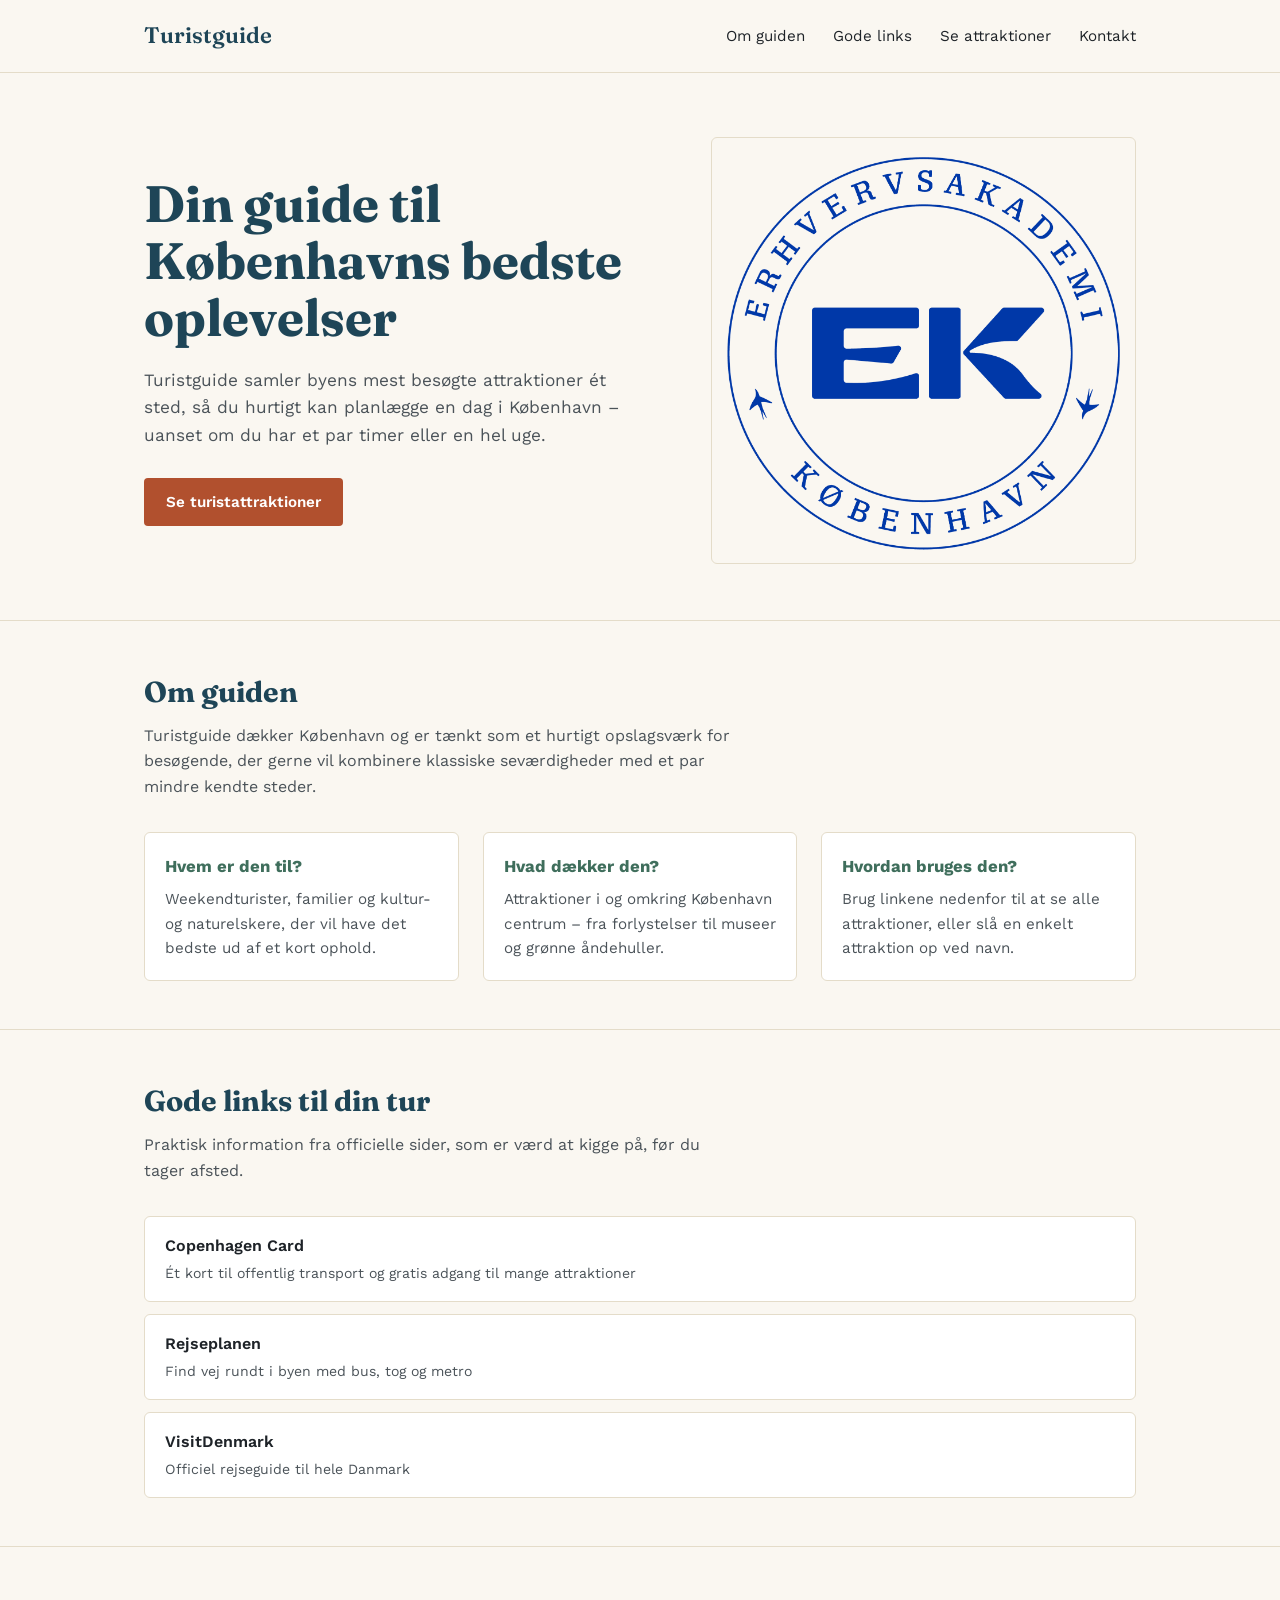
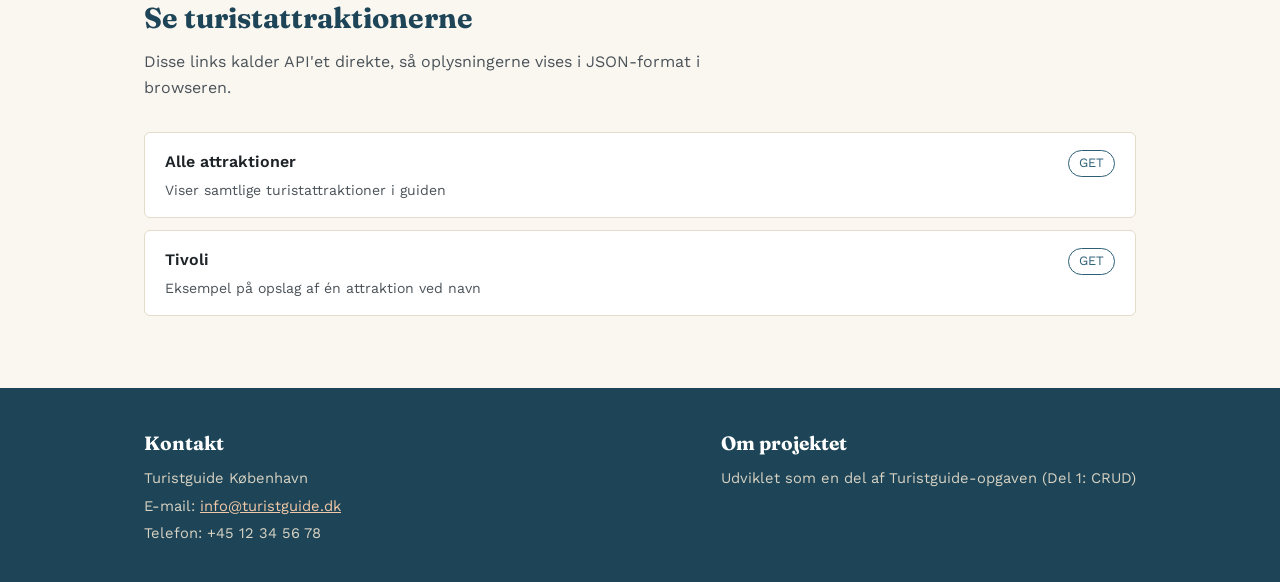
<file: src/main/resources/static/index.html>
<!DOCTYPE html>
<html lang="da">
<head>
    <meta charset="UTF-8">
    <meta name="viewport" content="width=device-width, initial-scale=1.0">

    <!-- Dette bliver vist i fanebladet (Altså fanebladets navn) -->
    <title>Turistguide København</title>

    <!-- rel="preconnect" til fonts.googleapis.com gør blot at den opretter fordindelse til Google Fonts serveren i forvejen før den egentlig skal bruge noget derfra. -->
    <link rel="preconnect" href="https://fonts.googleapis.com">
    <!-- Henter et CSS-stylesheet fra Google Fonts som bruges til at definere 2 skrifttyper som vi definerer i style.css (Specifikt h1 og h2) -->
    <link href="https://fonts.googleapis.com/css2?family=Fraunces:wght@500;600&family=Work+Sans:wght@400;500;600&display=swap" rel="stylesheet">

    <!-- Henter vores css kode fra style.css filen -->
    <link rel="stylesheet" href="style.css">
</head>
<body>

<!-- Den øverste del af hjemmesiden -->
<header class="site-header">

    <!-- Wrap bruges til at holde indholdet samlet og begrænse bredden -->
    <div class="wrap">

        <!-- Når man trykker på Turistguide teksten, bringer den dig til den øverste del af siden. -->
        <a href="#top" class="brand">Turistguide</a>

        <!-- Navigation / menuen på hjemmesiden -->
        <nav aria-label="Hovedmenu">

            <!-- <ul> opretter en liste uden numre -->
            <ul>
                <!-- <li> er links som sender brugeren til sektioner ved hjælp af ID. (Herunder er ID'erne "#om" & "#eksterne" .. osv.-->
                <li><a href="#om">Om guiden</a></li>
                <li><a href="#eksterne">Gode links</a></li>
                <li><a href="#api">Se attraktioner</a></li>
                <li><a href="#kontakt">Kontakt</a></li>
            </ul>
        </nav>
    </div>
</header>

<!-- Det er hjemmesidens primære indhold, og id="top" gør at vi kan navigere hertil med referencen href="#top" -->
<main id="top">

    <!-- Dette er den første store sektion på hjemmesiden -->
    <section class="hero">

        <!-- Div er division som er en usynlig "kasse" som bruges til at strukturerer og gruppere elementer-->
        <!-- class="wrap" kalder på silen fra style.css -->
        <div class="wrap">
            <div>
                <!-- h1 er DEN VIGTIGSTE overskrift!!! -->
                <h1>Din guide til Københavns bedste oplevelser</h1>
                <p>
                    Turistguide samler byens mest besøgte attraktioner ét sted, så du hurtigt kan
                    planlægge en dag i København – uanset om du har et par timer eller en hel uge.
                </p>
                <!-- <a er et link der er stylet som en knap i style.css, denne knap sender brugeren til api sektionen.  -->
                <a class="button" href="#api">Se turistattraktioner</a>
            </div>
            <!-- Billede til hero sektionen - src angiver stien til billedet. -->
            <img class="hero-image" src="images/hero.png" alt="Illustration af EK's logo">
        </div>
    </section>

    <!-- Sektion med information om turistguide, id="om" gør det muligt at navigere hertil med href="#om". -->
    <section id="om">

        <!-- Div er division som er en usynlig "kasse" som bruges til at strukturerer og gruppere elementer-->
        <!-- class="wrap" kalder på silen fra style.css -->
        <div class="wrap">

            <!-- h2 er den NÆSTEVIGTIGSTE overskrift!! -->
            <h2>Om guiden</h2>

            <!-- her har vi en paragraf som er designet efter klassen section-intro fra style.css -->
            <p class="section-intro">
                Turistguide dækker København og er tænkt som et hurtigt opslagsværk for besøgende,
                der gerne vil kombinere klassiske seværdigheder med et par mindre kendte steder.
            </p>
            <!-- klassen er brugt til at definere designet af vores grid. -->
            <div class="about-grid">
                <div>
                    <!-- h3 er den TREDJEVIGTIGSTE overskrift! -->
                    <h3>Hvem er den til?</h3>
                    <p>Weekendturister, familier og kultur- og naturelskere, der vil have det bedste ud af et kort ophold.</p>
                </div>
                <div>
                    <h3>Hvad dækker den?</h3>
                    <p>Attraktioner i og omkring København centrum – fra forlystelser til museer og grønne åndehuller.</p>
                </div>
                <div>
                    <h3>Hvordan bruges den?</h3>
                    <p>Brug linkene nedenfor til at se alle attraktioner, eller slå en enkelt attraktion op ved navn.</p>
                </div>
            </div>
        </div>
    </section>

    <!-- sektion med links til eksterne hjemmesider, defineret med id="eksterne" så vi kan navigere til det med href="#eksterne"-->
    <section id="eksterne">
        <div class="wrap">
            <h2>Gode links til din tur</h2>
            <p class="section-intro">
                Praktisk information fra officielle sider, som er værd at kigge på, før du tager afsted.
            </p>
            <!-- Her oprettes en liste uden numre -->
            <ul class="link-list">
                <!-- her oprettes der et link der har en reference til en ekstern hjemmeside-->
                <!-- target="_blank" sørger for at linket åbnes på en ny fane. -->
                <!-- rel="noopener" er en sikkerhedsforanstaltning der sørger for at den nye fane ikke får adgang til window.opener
                (forbindelsen mellem de to faner brydes. Vores side kan ikke menipuleres af den side vi linker til -->
                <li>
                    <a href="https://www.visitcopenhagen.dk" target="_blank" rel="noopener">

                        <!-- span bruges som en mindre beholder, i den her sammenhæng bruger vi det til at samle linkets tekst -->
                        <span>
                            <!-- class="label" er titlen på vores link -->
                <span class="label">Copenhagen Card</span>
                            <!-- class="desc" er beskrivelsen af vores link -->
                <span class="desc">Ét kort til offentlig transport og gratis adgang til mange attraktioner</span>
              </span>
                    </a>
                </li>
                <li>
                    <a href="https://www.rejseplanen.dk" target="_blank" rel="noopener">
              <span>
                <span class="label">Rejseplanen</span>
                <span class="desc">Find vej rundt i byen med bus, tog og metro</span>
              </span>
                    </a>
                </li>
                <li>
                    <a href="https://www.visitdenmark.dk" target="_blank" rel="noopener">
              <span>
                <span class="label">VisitDenmark</span>
                <span class="desc">Officiel rejseguide til hele Danmark</span>
              </span>
                    </a>
                </li>
            </ul>
        </div>
    </section>

    <!-- sektion med link til vores spring-boot API'er (id="api" som bruges til href="#api" -->
    <section id="api">
        <div class="wrap">
            <h2>Se turistattraktionerne</h2>
            <p class="section-intro">
                Disse links kalder API'et direkte, så oplysningerne vises i JSON-format i browseren.
            </p>
            <!-- ol opretter en numeret liste-->
            <ol class="link-list">
                <li>
                    <a href="/attractions">
              <span>
                <span class="label">Alle attraktioner</span>
                <span class="desc">Viser samtlige turistattraktioner i guiden</span>
              </span>
                        <span class="method">GET</span>
                    </a>
                </li>
                <li>
                    <a href="/attractions/tivoli">
              <span>
                <span class="label">Tivoli</span>
                <span class="desc">Eksempel på opslag af én attraktion ved navn</span>
              </span>
                        <span class="method">GET</span>
                    </a>
                </li>
            </ol>
        </div>
    </section>

</main>

<!-- Den nederste del af hjemmesiden har id="kontakt" så den kan refereres til via href="#kontakt" -->
<footer class="site-footer" id="kontakt">
    <div class="wrap">
        <div>
            <h2>Kontakt</h2>
            <p>Turistguide København</p>
            <p>E-mail: <a href="mailto:info@turistguide.dk">info@turistguide.dk</a></p>
            <p>Telefon: +45 12 34 56 78</p>
        </div>
        <div>
            <h2>Om projektet</h2>
            <p>Udviklet som en del af Turistguide-opgaven (Del 1: CRUD)</p>
        </div>
    </div>
</footer>

</body>
</html>
</file>
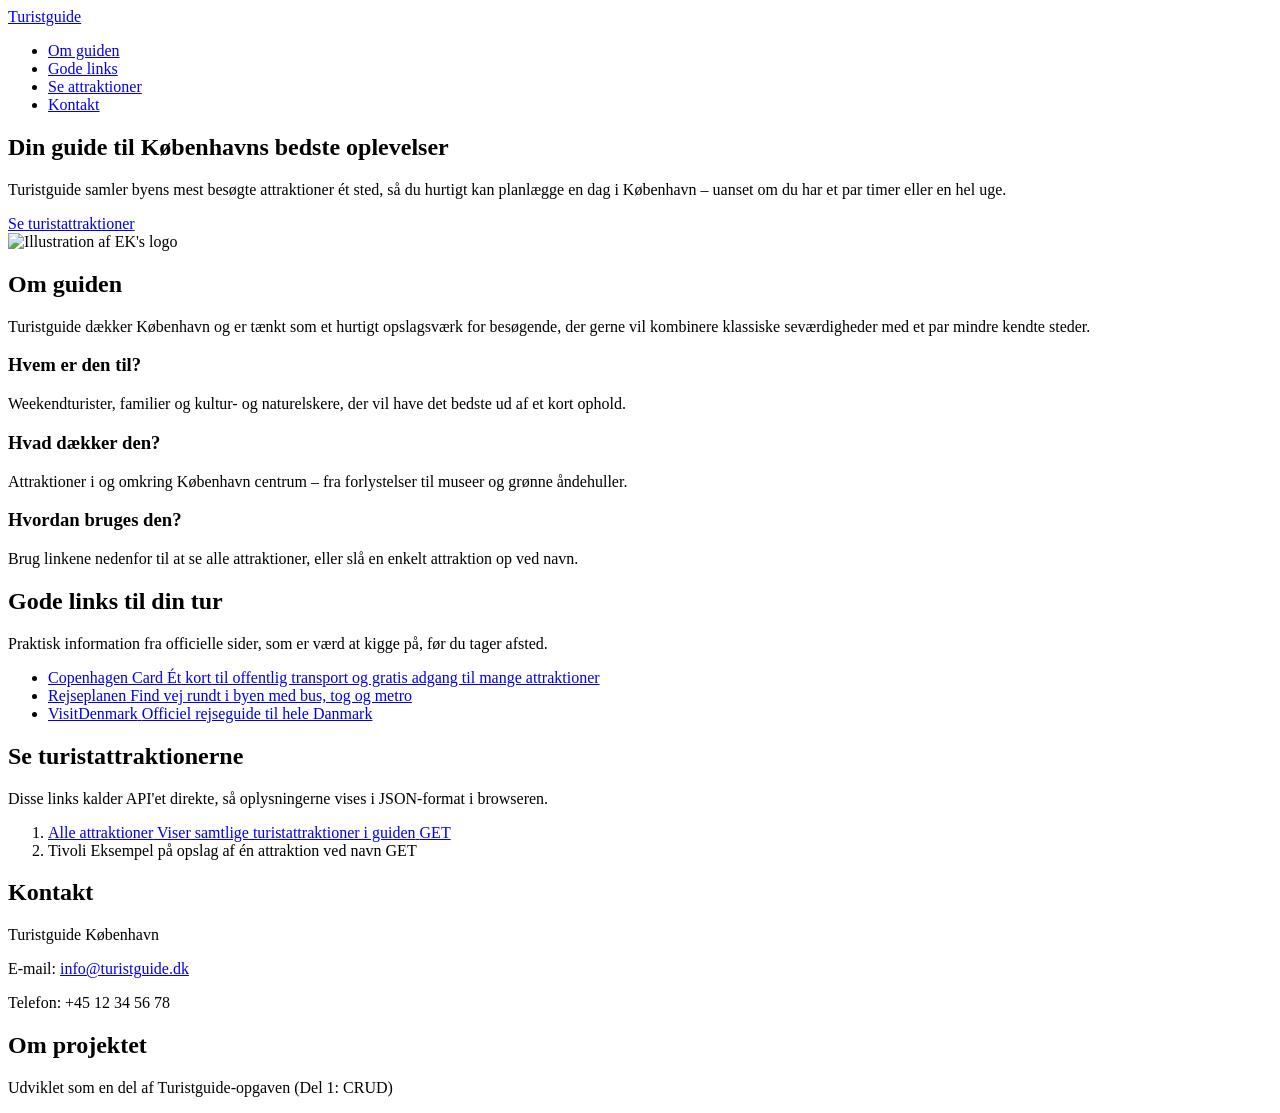
<file: src/main/resources/templates/index.html>
<!DOCTYPE html>
<html lang="da" xmlns:th="http://www.thymeleaf.org">
<head>
    <meta charset="UTF-8">
    <meta name="viewport" content="width=device-width, initial-scale=1.0">

    <!-- Dette bliver vist i fanebladet (Altså fanebladets navn) -->
    <title>Turistguide København</title>

    <!-- rel="preconnect" til fonts.googleapis.com gør blot at den opretter fordindelse til Google Fonts serveren i forvejen før den egentlig skal bruge noget derfra. -->
    <link rel="preconnect" href="https://fonts.googleapis.com">
    <!-- Henter et CSS-stylesheet fra Google Fonts som bruges til at definere 2 skrifttyper som vi definerer i style.css (Specifikt h1 og h2) -->
    <link href="https://fonts.googleapis.com/css2?family=Fraunces:wght@500;600&family=Work+Sans:wght@400;500;600&display=swap" rel="stylesheet">

    <!-- Henter vores css kode fra style.css filen -->
    <link th:href="@{/style.css}" rel="stylesheet">
</head>
<body>

<!-- Den øverste del af hjemmesiden -->
<header class="site-header">

    <!-- Wrap bruges til at holde indholdet samlet og begrænse bredden -->
    <div class="wrap">

        <!-- Når man trykker på Turistguide teksten, bringer den dig til den øverste del af siden. -->
        <a href="#top" class="brand">Turistguide</a>

        <!-- Navigation / menuen på hjemmesiden -->
        <nav aria-label="Hovedmenu">

            <!-- <ul> opretter en liste uden numre -->
            <ul>
                <!-- <li> er links som sender brugeren til sektioner ved hjælp af ID. (Herunder er ID'erne "#om" & "#eksterne" .. osv.-->
                <li><a href="#om">Om guiden</a></li>
                <li><a href="#eksterne">Gode links</a></li>
                <li><a href="#api">Se attraktioner</a></li>
                <li><a href="#kontakt">Kontakt</a></li>
            </ul>
        </nav>
    </div>
</header>

<!-- Det er hjemmesidens primære indhold, og id="top" gør at vi kan navigere hertil med referencen href="#top" -->
<main id="top">

    <!-- Dette er den første store sektion på hjemmesiden -->
    <section class="hero">

        <!-- Div er division som er en usynlig "kasse" som bruges til at strukturerer og gruppere elementer-->
        <!-- class="wrap" kalder på silen fra style.css -->
        <div class="wrap">
            <div>
                <!-- h1 er DEN VIGTIGSTE overskrift!!! -->
                <h1>Din guide til Københavns bedste oplevelser</h1>
                <p>
                    Turistguide samler byens mest besøgte attraktioner ét sted, så du hurtigt kan
                    planlægge en dag i København – uanset om du har et par timer eller en hel uge.
                </p>
                <!-- <a er et link der er stylet som en knap i style.css, denne knap sender brugeren til api sektionen.  -->
                <a class="button" href="#api">Se turistattraktioner</a>
            </div>
            <!-- Billede til hero sektionen - src angiver stien til billedet. -->
            <img class="hero-image" th:src="@{/images/hero.png}" alt="Illustration af EK's logo">
        </div>
    </section>

    <!-- Sektion med information om turistguide, id="om" gør det muligt at navigere hertil med href="#om". -->
    <section id="om">

        <!-- Div er division som er en usynlig "kasse" som bruges til at strukturerer og gruppere elementer-->
        <!-- class="wrap" kalder på silen fra style.css -->
        <div class="wrap">

            <!-- h2 er den NÆSTEVIGTIGSTE overskrift!! -->
            <h2>Om guiden</h2>

            <!-- her har vi en paragraf som er designet efter klassen section-intro fra style.css -->
            <p class="section-intro">
                Turistguide dækker København og er tænkt som et hurtigt opslagsværk for besøgende,
                der gerne vil kombinere klassiske seværdigheder med et par mindre kendte steder.
            </p>
            <!-- klassen er brugt til at definere designet af vores grid. -->
            <div class="about-grid">
                <div>
                    <!-- h3 er den TREDJEVIGTIGSTE overskrift! -->
                    <h3>Hvem er den til?</h3>
                    <p>Weekendturister, familier og kultur- og naturelskere, der vil have det bedste ud af et kort ophold.</p>
                </div>
                <div>
                    <h3>Hvad dækker den?</h3>
                    <p>Attraktioner i og omkring København centrum – fra forlystelser til museer og grønne åndehuller.</p>
                </div>
                <div>
                    <h3>Hvordan bruges den?</h3>
                    <p>Brug linkene nedenfor til at se alle attraktioner, eller slå en enkelt attraktion op ved navn.</p>
                </div>
            </div>
        </div>
    </section>

    <!-- sektion med links til eksterne hjemmesider, defineret med id="eksterne" så vi kan navigere til det med href="#eksterne"-->
    <section id="eksterne">
        <div class="wrap">
            <h2>Gode links til din tur</h2>
            <p class="section-intro">
                Praktisk information fra officielle sider, som er værd at kigge på, før du tager afsted.
            </p>
            <!-- Her oprettes en liste uden numre -->
            <ul class="link-list">
                <!-- her oprettes der et link der har en reference til en ekstern hjemmeside-->
                <!-- target="_blank" sørger for at linket åbnes på en ny fane. -->
                <!-- rel="noopener" er en sikkerhedsforanstaltning der sørger for at den nye fane ikke får adgang til window.opener
                (forbindelsen mellem de to faner brydes. Vores side kan ikke menipuleres af den side vi linker til -->
                <li>
                    <a href="https://www.visitcopenhagen.dk" target="_blank" rel="noopener">

                        <!-- span bruges som en mindre beholder, i den her sammenhæng bruger vi det til at samle linkets tekst -->
                        <span>
                            <!-- class="label" er titlen på vores link -->
                <span class="label">Copenhagen Card</span>
                            <!-- class="desc" er beskrivelsen af vores link -->
                <span class="desc">Ét kort til offentlig transport og gratis adgang til mange attraktioner</span>
              </span>
                    </a>
                </li>
                <li>
                    <a href="https://www.rejseplanen.dk" target="_blank" rel="noopener">
              <span>
                <span class="label">Rejseplanen</span>
                <span class="desc">Find vej rundt i byen med bus, tog og metro</span>
              </span>
                    </a>
                </li>
                <li>
                    <a href="https://www.visitdenmark.dk" target="_blank" rel="noopener">
              <span>
                <span class="label">VisitDenmark</span>
                <span class="desc">Officiel rejseguide til hele Danmark</span>
              </span>
                    </a>
                </li>
            </ul>
        </div>
    </section>

    <!-- sektion med link til vores spring-boot API'er (id="api" som bruges til href="#api" -->
    <section id="api">
        <div class="wrap">
            <h2>Se turistattraktionerne</h2>
            <p class="section-intro">
                Disse links kalder API'et direkte, så oplysningerne vises i JSON-format i browseren.
            </p>
            <!-- ol opretter en numeret liste-->
            <ol class="link-list">
                <li>
                    <a href="/attractions">
              <span>
                <span class="label">Alle attraktioner</span>
                <span class="desc">Viser samtlige turistattraktioner i guiden</span>
              </span>
                        <span class="method">GET</span>
                    </a>
                </li>
                <li>
                    <a th:href="@{/attractions/name/Tivoli}">
              <span>
                <span class="label">Tivoli</span>
                <span class="desc">Eksempel på opslag af én attraktion ved navn</span>
              </span>
                        <span class="method">GET</span>
                    </a>
                </li>
            </ol>
        </div>
    </section>

</main>

<!-- Den nederste del af hjemmesiden har id="kontakt" så den kan refereres til via href="#kontakt" -->
<footer class="site-footer" id="kontakt">
    <div class="wrap">
        <div>
            <h2>Kontakt</h2>
            <p>Turistguide København</p>
            <p>E-mail: <a href="mailto:info@turistguide.dk">info@turistguide.dk</a></p>
            <p>Telefon: +45 12 34 56 78</p>
        </div>
        <div>
            <h2>Om projektet</h2>
            <p>Udviklet som en del af Turistguide-opgaven (Del 1: CRUD)</p>
        </div>
    </div>
</footer>

</body>
</html>
</file>
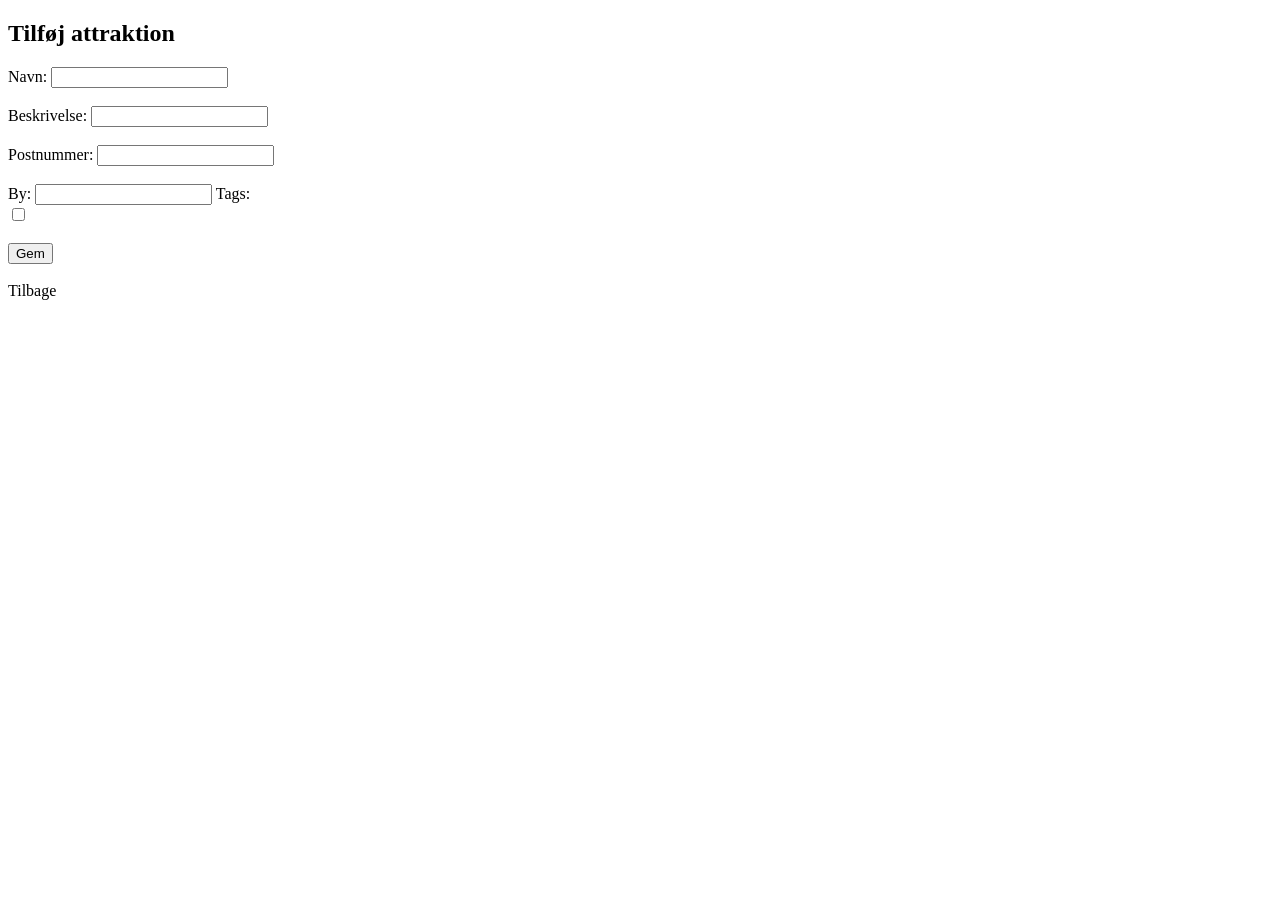
<file: src/main/resources/templates/addAttraction.html>
<!DOCTYPE html>
<html lang="en">
<head>
    <meta charset="UTF-8">
    <title>Tilføj attraktion</title>
    <link rel="stylesheet" th:href="@{/style.css}">
</head>
<body>

<section class="attractions-section">
    <div class="wrap">

        <h1>Tilføj attraktion</h1>

        <form th:action="@{/attractions/save}"
              th:object="${attraction}"
              method="post">

            <label>Navn:</label>
            <input type="text" th:field="*{name}">

            <br><br>

            <label>Beskrivelse:</label>
            <input type="text" th:field="*{description}">

            <br><br>

            <label>Postnummer:</label>
            <input type="number" th:field="*{zipCode}">

            <br><br>

            <label>By:</label>
            <input type="text" th:field="*{location}">

            <label>Tags:</label>

            <div th:each="category : ${categories}">
                <input type="checkbox"
                th:field="*{category}"
                th:value="${category}"
                th:text="${category.tag}">
            </div>

            <br>

            <button type="submit" class="button">Gem</button>
        </form>

        <br>

        <a th:href="@{/attractions}" class="button">Tilbage</a>
    </div>
</section>

</body>
</html>
</file>
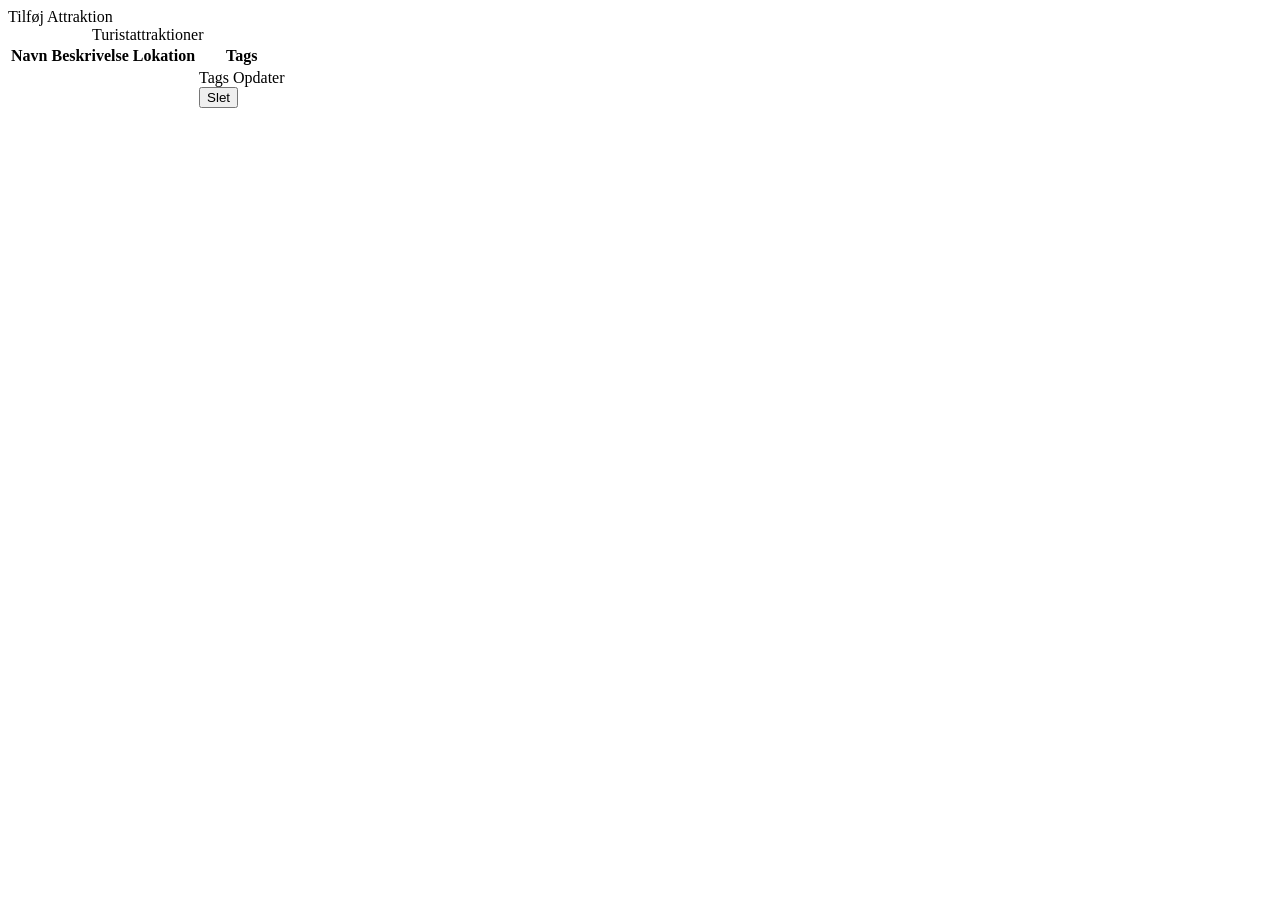
<file: src/main/resources/templates/attractionList.html>
<!DOCTYPE html>
<html lang="da" xmlns:th="http://www.thymeleaf.org">
<head>
    <meta charset="UTF-8">
    <title>Attraktioner</title>
    <link th:href="@{/style.css}" rel="stylesheet">
</head>

<body>

<header>
    <a th:href="@{/attractions/add}" class="button">Tilføj Attraktion</a>
</header>

<section class="attractions-section">
    <div class="wrap">
        <table class="attraction-table">
            <caption>Turistattraktioner</caption>
            <thead>
            <tr>
                <th>Navn</th>
                <th>Beskrivelse</th>
                <th>Lokation</th>
                <th>Tags</th>
            </tr>
            </thead>
            <tbody>
            <tr th:each="a : ${attractions}">
                <td class="col-name">
                    <a th:href="@{/attractions/{id}(id=${a.id})}" th:text="${a.name}"></a>
                </td>
                <td th:text="${a.description}"></td>
                <td th:text="${a.location}"></td>
                <td>
                    <a th:href="@{/attractions/{id}/tags(id=${a.id})}" class="button"> Tags </a>
                    <a th:href="@{/attractions/{id}/edit(id=${a.id})}" class="button">Opdater</a>
                    <form th:action="@{/attractions/{id}/delete(id=${a.id})}" method="post"><button type="submit" class="button">Slet</button>
                    </form>
                </td>
            </tr>
            </tbody>
        </table>
    </div>
</section>

</body>
</html>
</file>
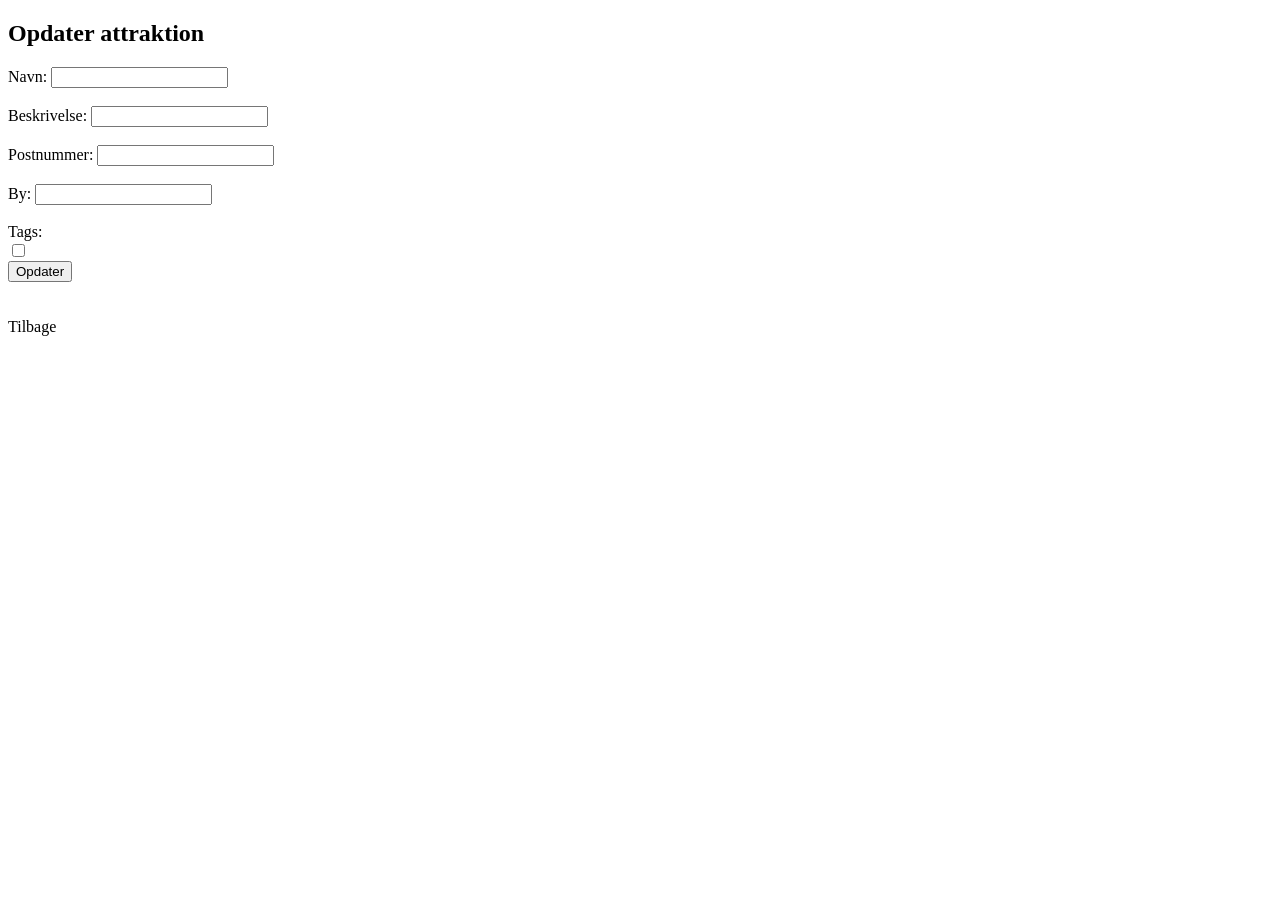
<file: src/main/resources/templates/updateAttraction.html>
<!DOCTYPE html>
<html lang="en">
<head>
    <meta charset="UTF-8">
    <title>Opdater attraktion</title>
    <link rel="stylesheet" th:href="@{/style.css}">

</head>
<body>

<section class="attractions-section">
    <div class="wrap">

        <h1>Opdater attraktion</h1>

        <form th:action="@{/attractions/update}" th:object="${attraction}" method="post">

            <input type="hidden" th:field="*{id}">

            <label>Navn:</label>
            <input type="text" th:field="*{name}" readonly>

            <br><br>

            <label>Beskrivelse:</label>
            <input type="text" th:field="*{description}">

            <br><br>

            <label>Postnummer:</label>
            <input type="number" th:field="*{zipCode}">

            <br><br>

            <label>By:</label>
            <input type="text" th:field="*{location}">

            <br><br>

            <label>Tags:</label>
            <div th:each="category : ${categories}">
                <input type="checkbox"
                       th:field="*{category}"
                       th:value="${category}"
                       th:text="${category.tag}">
            </div>

            <button type="submit" class="button">Opdater</button>

        </form>

        <br><br>

        <a th:href="@{/attractions}" class="button">Tilbage</a>

    </div>
</section>

</body>
</html>
</file>
<file: src/main/resources/static/style.css>
/* :root definerer globale css variabler - man kan bruge variablerne igen med var(--navn) */
:root {
    /* Dette definerer vores farve variabler */
    --color-bg: #FAF7F1;
    --color-ink: #1E2328;
    --color-ink-soft: #4B5359;
    --color-harbor: #2C5F76;
    --color-harbor-dark: #1E4557;
    --color-green: #3F6E5C;
    --color-brick: #B1502E;
    --color-card: #FFFFFF;
    --color-border: #E4DCC9;

    /* Dette definerer vores font variabler */
    --font-display: "Fraunces", "Georgia", serif;
    --font-body: "Work Sans", "Segoe UI", sans-serif;

    /* Dette definerer max hjemmeside bredde */
    --max-width: 1040px;
}

/* "*" bruges til alle elementer på hjemmesiden - den giver reglen defineret i den til alt på hjemmesiden */
* {
    /* Dette definerer at padding og border bliver regnet med i elementets samlede størrelse */
    box-sizing: border-box;

    /* Dette definerer hvordan musen skal se ud (Her ændre vi den til et prædefineret billede */
    cursor: url('images/Caroussel.png'), pointer;
}

/* Dette definerer html rammen */
html {
    /* Dette definerer at scrolling til sektioner er bløde/smooth i stedet for øjeblikkeligt */
    scroll-behavior: smooth;
}

/* Dette definerer ting for selve indholdet på siden*/
body {
    margin: 0; /* Fjerner browserens stadard margins (Luftbæltet rundt om elementerne) */
    background: var(--color-bg);/* Dette definerer vores baggrundsfarve (Læg mærke til vi kalder på :root farven med var(--navn) */
    color: var(--color-ink);/* Dette definerer almindeligt tekstfarve, igen fra :root */
    font-family: var(--font-body);/* Dette definerer almindelig tekst skrifttype, defineret i :root */
    line-height: 1.6;/* Dette definerer linjeafstanden for almindelig tekst */
}

/* Dette sætter regler for vores billeder */
img {
    max-width: 100%; /* Dette definerer at billedet ikke bliver bredere end billedet container */
    display: block; /* Dette definerer at img skal blive til et "block" element */
}

/* a er styling for alle links */
a {
    color: var(--color-harbor); /* Dette definerer farven på linket, defineret i :root */
}


/* Dette er stylingen når du navigere til knappen via tastaturet (tab taget)*/
a:focus-visible,
button:focus-visible {
    outline: 3px solid var(--color-brick); /* Dette definerer outlinen omkring elementet*/
    outline-offset: 2px; /* Dette definerer hvor meget afstand der er mellem outlinen og elementet */
}

/* Styling til vores wrap klasse (holder indholdet samlet) */
.wrap {
    max-width: var(--max-width); /* Dette definerer at den ikke må være mere end 1040px defineret i :root*/
    margin: 0 auto; /* margin er afstanden udenfor elementet (Luft uden for kassen) */
    padding: 0 24px; /* padding er afstanden inde i elementet  (Luft inde i kassen) */
}

/* ---------- Header / nav ---------- */


/* Styling af vores header */
.site-header {
    border-bottom: 1px solid var(--color-border); /* Laver en linje under headeren og definerer hvor stor den skal være*/
    background: var(--color-bg); /* Dette definerer baggrundsfarven i headeren */
    position: sticky; /* Dette definerer at den skal vises øverst hele tiden (Selv når man scroller ned) */
    top: 0; /* angiver at den er helt oppe i toppen */
    z-index: 10; /* angiver at den ligger ovenpå det andet indhold, frem for under det */
}

/* Styling af vores wrap element inden i headeren */
.site-header .wrap {
    display: flex; /* alt vi bruger flexbox til at placere elementerne */
    align-items: center; /* centrerer elementerne lodret */
    justify-content: space-between; /* ligger elementerne med luft imellem */
    padding-top: 18px; /* luft over indholdet */
    padding-bottom: 18px; /* luft under indholdet */
}

/* Styler vores brand (hjemmesidens logo og navn)*/
.brand {
    font-family: var(--font-display); /* fonten for overskriften */
    font-size: 1.4rem; /* størrelsen på overskriften */
    font-weight: 600; /* tekstens tykkelse */
    color: var(--color-harbor-dark); /* tekstens farve */
    text-decoration: none; /* fjerne underscore stregen på links */
}

/* Styler vores nav unummerede lister */
nav ul {
    list-style: none; /* fjerne prikkerne fra listen */
    display: flex; /* placerer menupunkterne ved siden af hinanden */
    gap: 28px; /* afstanden mellem menupunkterne */
    margin: 0; /* fjerner standard margin */
    padding: 0; /* fjerne standard padding (fordi vi skriver 0) */
}

/* Styler vores nav links */
nav a {
    text-decoration: none; /* fjerne understreg på linket */
    color: var(--color-ink); /* farve på linket */
    font-size: 0.95rem; /* størrelse på linket */
    border-bottom: 2px solid transparent; /* gennemsigtig boarder så størrelsen ikke ændre sig når du hover musen hen over */
    padding-bottom: 2px; /* linjeafstand under teksten */
    transition: border-color 0.15s ease; /* gør ændringen af borderfarven blød */
}

/* Styler når musen hovers over et navigationslink */
nav a:hover {
    border-color: var(--color-brick); /* farve på boarderen når man hover musen over */
}

/* ---------- Hero ---------- */

/* Styling for hero sektionen */
.hero {
    padding: 64px 0 56px; /* 64px er for top, ventre/højre er 0 og bund er de 56px */
}

/* Styling for wrap elementet inde i hero */
.hero .wrap {
    display: grid; /* definere at vi bruger et CSS-grid */
    grid-template-columns: 1.1fr 0.9fr; /* laver 2 kolloner hvor den første er lidt større end den anden */
    gap: 48px; /* gappet mellem kollonerne */
    align-items: center; /* centrerer indholdet lodret */
}

/* Styler vores VIGTIGSTE overskrift!!! */
.hero h1 {
    font-family: var(--font-display); /* fonten på overskriften */
    font-size: clamp(2.2rem, 4vw, 3.2rem); /* font størrelse tilpasser sig skærmstørrelser 2.2rem minimum, 4vw betyder 4% af skærmens bredde og 3.2rem maximum */
    line-height: 1.12; /* linjeafstand */
    margin: 0 0 20px; /* fjerne margin i top og højre/venstre og sætter 20px til bunden*/
    color: var(--color-harbor-dark); /* sætter farven */
    max-width: 16ch; /* sætter max bredde ch betyder "ca. bredde" */
}

/* Styler paragraph elementet for hero sektionen */
.hero p {
    font-size: 1.08rem; /* størrelse på font */
    color: var(--color-ink-soft); /* farve på font */
    max-width: 46ch; /* begrænser tekstkassens bredde */
    margin: 0 0 28px; /* fjerne top og højre/venstre margin og sætter bund til 28px */
}

/* Styler hero billedet */
.hero-image {
    border-radius: 6px; /* dette afrunder hjørnerne */
    overflow: hidden;  /* skjuler indholdet der gør ud over elementet */
    border: 1px solid var(--color-border); /* laver en border rundt om billedet og fortælle hvilken farve den skal være */
}

/* Styler knap */
.button {
    display: inline-block; /* Gør linket til et inline-block element hvilket gør det muligt at give det padding som en knap */
    background: var(--color-brick); /* baggrundsfarve for knap */
    color: #FFFFFF; /* tekstfarven på knappen */
    padding: 12px 22px; /* luft inde i knappen top/bund og højre/venstre*/
    border-radius: 4px; /* afrunder hjørnerne */
    text-decoration: none; /* fjerner underline fra elementet */
    font-weight: 600; /* tekstens tykkelse*/
    font-size: 0.95rem; /* størrelsen på teksten */
}

/* Styler når musen hover over knappen */
.button:hover {
    background: #93401f; /* gør baggrunden mørkere når man hover over*/
}

/* ---------- Sections ---------- */

/* Styling for alle section elementer */
section {
    padding: 48px 0; /* luft over og under 48 px og fjerne højre venstre */
}

/* Section + section styler hvordan en section kommer efter en anden section */
section + section {
    border-top: 1px solid var(--color-border); /* laver en linje mellem sectionerne og vælger farven */
}

/* Styling de NÆSTVIGTIGSTE overskrifter!! */
h2 {
    font-family: var(--font-display); /* Font på overskrift*/
    font-size: 1.8rem; /* Størrelse på overskrift */
    color: var(--color-harbor-dark); /* farve på overskrift */
    margin: 0 0 8px; /* fjerne margin på top og højre/venstre og giver 8px under */
}

/* Styler sections for introduktionstekst */
.section-intro {
    color: var(--color-ink-soft); /* farve på tekst */
    max-width: 60ch; /* begrænser tekstbredden */
    margin: 0 0 32px; /* fjerne margin fra top og højre/venstre og stætter bund til 32px*/
}

/* ---------- About ---------- */

/* Styler grid med informationsboxe */
.about-grid {
    display: grid; /* vælger CSS grid*/
    grid-template-columns: repeat(3, 1fr); /* sætter 3 kolonner af samme størrelse */
    gap: 24px; /* sætter afstanden mellem kolonnerne */
}

/* Styler div inden i about-grid */
.about-grid div {
    background: var(--color-card); /* baggrundsfarve */
    border: 1px solid var(--color-border); /* sætter en border rundt om boxen */
    border-radius: 6px; /* afrunder hjørner */
    padding: 20px; /* luft inde i boxen */
}

/* Styler den TREDJEVIGTIGSTE i about-grid! */
.about-grid h3 {
    font-size: 1.05rem; /* størrelse på tekst*/
    margin: 0 0 8px; /* fjerne margin fra top og højre/venstre og sætter bund til 8px */
    color: var(--color-green); /* farve på tekst */
}

/* Styler paragraph i about-grid */
.about-grid p {
    margin: 0; /* fjerne standard margin */
    font-size: 0.95rem; /* tekststørrelse */
    color: var(--color-ink-soft); /* tekstfarve */
}

/* ---------- Link lists ---------- */

/*Styler for liste med links  */
.link-list {
    list-style: none; /* fjerner liste-prikkerne */
    margin: 0; /* fjerne margin */
    padding: 0; /* fjerner padding */
    display: grid; /* vælger CSS grid */
    gap: 12px; /* afstand mellem listepunkterne */
}

/* Styler for hvert listepunkt */
.link-list li {
    border: 1px solid var(--color-border); /* border rundt om listepunkt*/
    border-radius: 6px; /* afrunder hjørnerne */
    background: var(--color-card); /* baggrundsfarve */
}

/* Styler for links inden i listen */
.link-list a {
    display: flex; /* vælger flexbox */
    justify-content: space-between; /* placerer indholdet med plads imellem */
    align-items: baseline; /* Justerer elementer efter deres tekst-baseline */
    gap: 16px; /* afstand imellem elementerne */
    padding: 16px 20px; /* luft inde i linket */
    text-decoration: none; /* fjerne underline */
    color: var(--color-ink); /* tekstefarve */
}

/* Styler links inde i listen når musen hover */
.link-list a:hover {
    background: #F1ECDF; /* sætter baggrundsfarven */
}

/*Styler label i linket */
.link-list .label {
    font-weight: 600; /* tekstens tykkelse */
}

/* Styling af HTTP metoden */
.link-list .method {
    font-size: 0.8rem; /* tekststørrelse */
    color: var(--color-harbor); /* tekstfarve */
    border: 1px solid var(--color-harbor); /* tekstborder */
    border-radius: 999px; /* gør tekstborderen mere rund og pilleformet */
    padding: 2px 10px; /* luft omkring teksten */
    white-space: nowrap; /* gør teksten ikke hopper ned på en ny linje */
}

/*Styler til link listens beskrivelse */
.link-list .desc {
    display: block; /* vælger CSS block - gør at beskrivelsen kommer på egen linje */
    font-size: 0.88rem; /* Tekststørrelse */
    color: var(--color-ink-soft);/* tekstfarve */
    margin-top: 4px; /* sætter afstanden i toppen til 4px */
}

/* ---------- Footer ---------- */

/* Styler footeren på siden*/
.site-footer {
    background: var(--color-harbor-dark); /* baggrundsfarve */
    color: #EFE9DB; /* tekstfarve */
    padding: 40px 0 32px; /* luft inde i footeren (Over, højre/venstre og under */
    margin-top: 24px; /* sætter afstand mellem indhold og footeren til 24 px. */
}

/* Styler wrap elementet i footeren */
.site-footer .wrap {
    display: flex; /* Vælger CSS flex box*/
    justify-content: space-between; /* placerer elementerne med plads imellem */
    flex-wrap: wrap; /* tillader at elementerne må hoppe ned på næste linje hvis der ikke er plads*/
    gap: 24px; /* sætter afstanden wrap elementerne */
}

/*Styling for den NÆSTVIGTIGSTE overskrift!! */
.site-footer h2 {
    color: #FFFFFF; /* tekstfarve */
    font-size: 1.2rem; /* tekststørrelse */
}

/* Styling for links i footeren*/
.site-footer a {
    color: #F2C9A8; /* linkfarve*/
}

/* Styling for paragrafteks i footeren*/
.site-footer p {
    margin: 4px 0; /* sætter margin til 4px for over/under og fjerne margin for højre/venstre */
    font-size: 0.92rem;/* tekststørrelse */
    color: #D7D2C3; /* tekstfarve */
}

/* ---------- Responsivt ---------- */

/* MOBILE FIRST! (Hvis skærmen er 760px eller mindre*/
@media (max-width: 760px) {
    nav ul {
        gap: 16px; /* sætter mindre afstand mellem menupunkterne hvis man besøger siden fra en mindre skærm*/
        flex-wrap: wrap; /* vælger CSS wrap - tillader at menupunkterne må hoppe ned på næste linje */
    }

    /* styler wrap elementet i hero elementet for mindre skærm */
    .hero .wrap {
        grid-template-columns: 1fr; /* vi ændre fra 2 kolonner til 1 kolonne */
    }

    /* Styler billede for en mindre skærm */
    .hero-image {
        order: -1; /* flytter billedet før teksten (-1 før teksten --- +1 efter teksten) */
    }

    /* Styler about-grid for mindre skærm */
    .about-grid {
        grid-template-columns: 1fr; /* Vi ændre fra 3 til 1 kolonne */
    }

    /* Styler footer wrap elementet til mindre skærm */
    .site-footer .wrap {
        flex-direction: column; /* Vi placerer elementerne lodret frem for vandret */
    }
}

/* Til brugere der ønsker mindre bevægelse - bliver bevægelsen reduceret */
@media (prefers-reduced-motion: reduce) {
    html {
        scroll-behavior: auto; /* fjerner smooth scroll fra html */
    }
}

/* ---------- Attraktionstabel ---------- */

.attractions-section {
    padding: 48px 0;
    min-height: 70vh;
    display: flex;
    align-items: center;
    justify-content: center;
}

.attractions-section .wrap {
    display: flex;
    flex-direction: column;
    align-items: center;
}

.attraction-table {
    width: 100%;
    max-width: 820px;
    border-collapse: collapse;
    background: var(--color-card);
    border: 1px solid var(--color-ink);
}

.attraction-table caption {
    caption-side: top;
    font-family: var(--font-display);
    font-size: 1.3rem;
    color: var(--color-harbor-dark);
    margin-bottom: 12px;
}

.attraction-table th,
.attraction-table td {
    border: 1px solid var(--color-border);
    padding: 12px 16px;
    text-align: left;
    vertical-align: top;
    font-size: 0.92rem;
}

.attraction-table thead th {
    background: var(--color-harbor-dark);
    color: #FFFFFF;
    font-family: var(--font-display);
    font-weight: 600;
}

.attraction-table tbody tr:nth-child(even) {
    background: #F7F3EA;
}

.col-name {
    font-weight: 600;
    color: var(--color-harbor-dark);
    white-space: nowrap;
}

/* Responsivt: samme regel som resten af sitet */
@media (max-width: 760px) {
    .attraction-table,
    .attraction-table thead,
    .attraction-table tbody,
    .attraction-table th,
    .attraction-table td,
    .attraction-table tr {
        display: block;
    }

    .attraction-table thead tr {
        display: none;
    }

    .attraction-table td {
        border: none;
        border-bottom: 1px solid var(--color-border);
        padding: 8px 16px;
    }
}
</file>
